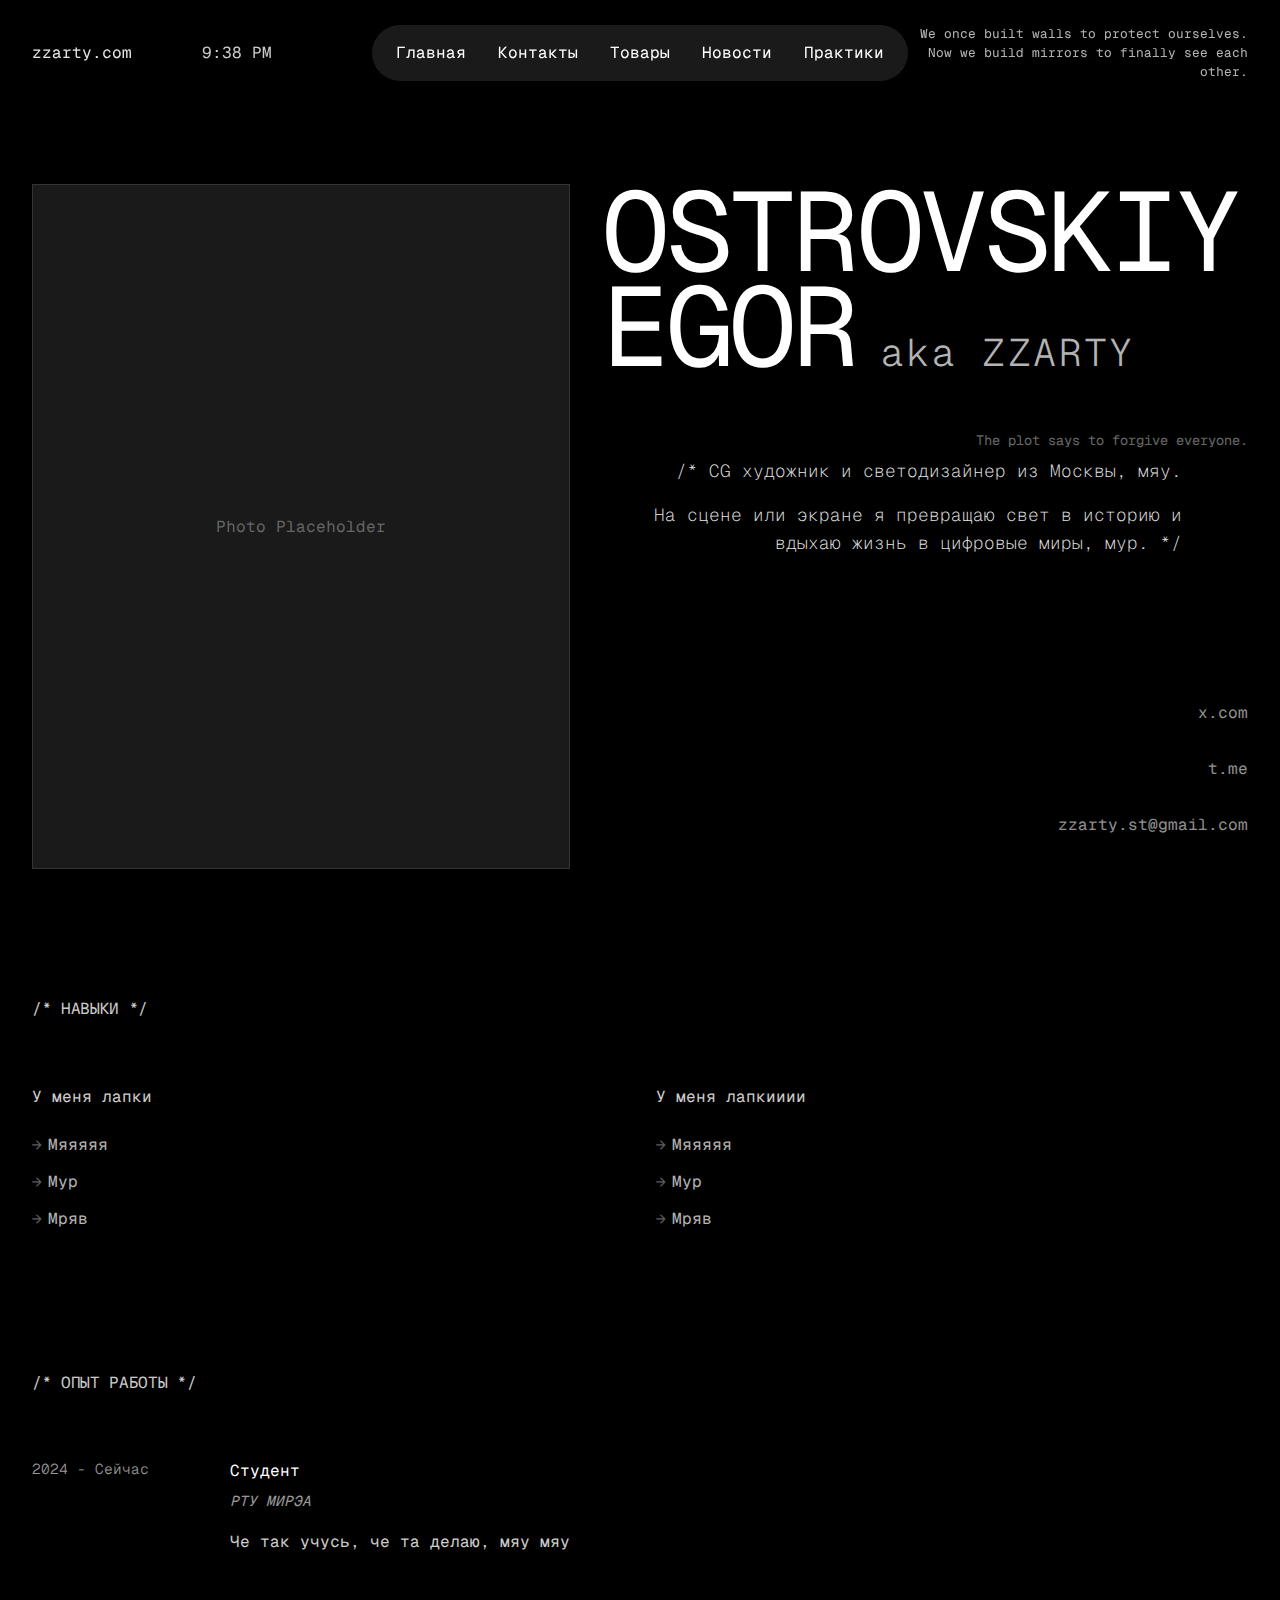
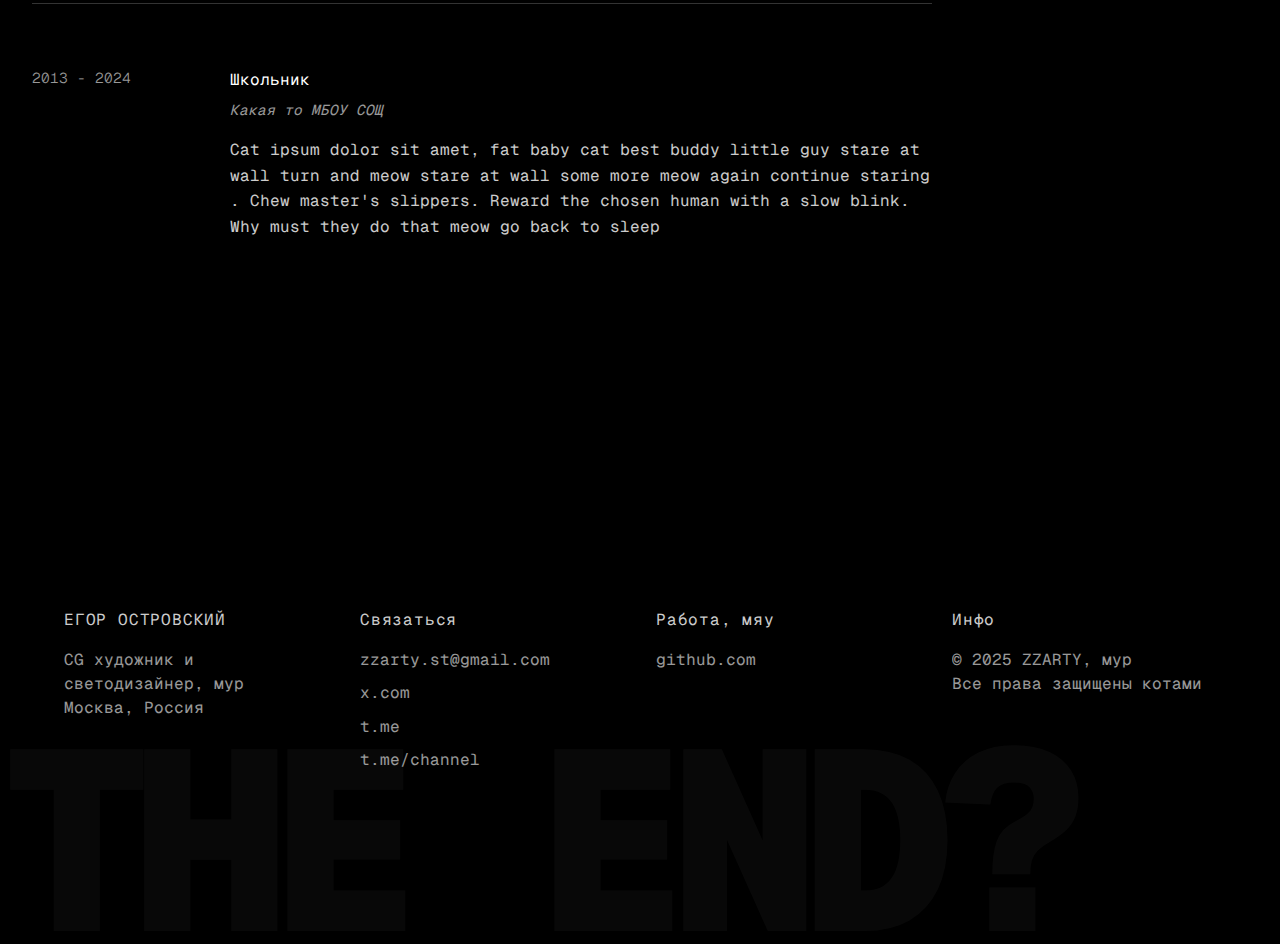
<file: index_v1.html>
<!DOCTYPE html>
<html lang="en">
<head>
    <meta charset="UTF-8">
    <meta name="viewport" content="width=device-width, initial-scale=1.0">
    <title>EGOR OSTROVSKIY - CG Artist & Lighting Designer</title>
    <link rel="preconnect" href="https://fonts.googleapis.com">
    <link rel="preconnect" href="https://fonts.gstatic.com" crossorigin>
    <link href="https://fonts.googleapis.com/css2?family=Geist+Mono:wght@100..900&display=swap" rel="stylesheet">
    <link rel="stylesheet" href="assets/styles/styles.css">
</head>
<body>
    <main class="main-content">
        <div class="hero">
            <div class="hero__image">
                <div class="hero__placeholder">
                    <span>Photo Placeholder</span>
                </div>
            </div>
            <div class="hero__content">
                <h1 class="hero__title">OSTROVSKIY EGOR<span class="hero__subtitle">aka ZZARTY</span></h1>
                <div class="hero__quote">
                        <p>The plot says to forgive everyone.</p>
                    </div>
                <div class="hero__description">
                    <p>/*  CG художник и светодизайнер из Москвы, мяу.</p>
                    <p>На сцене или экране я превращаю свет в историю и вдыхаю жизнь в цифровые миры, мур. */</p>
                </div>
                <div class="hero__bottom">
                    <div class="hero__contact">
                        <a href="https://x.com/zzartyst">x.com</a>
                        <a href="https://t.me/zzarty">t.me</a>
                        <a href="mailto:zzarty.st@gmail.com">zzarty.st@gmail.com</a>
                    </div>
                </div>
            </div>
        </div>

        <section class="skills">
            <div class="section-container">
                <h2>/* НАВЫКИ */</h2>
                <div class="skills__grid">
                    <div class="skills__category">
                        <h3>У меня лапки</h3>
                        <ul class="skills__list">
                            <li class="skills__item">Мяяяяя</li>
                            <li class="skills__item">Мур</li>
                            <li class="skills__item">Мряв</li>
                        </ul>
                    </div>
                    <div class="skills__category">
                        <h3>У меня лапкииии</h3>
                        <ul class="skills__list">
                            <li class="skills__item">Мяяяяя</li>
                            <li class="skills__item">Мур</li>
                            <li class="skills__item">Мряв</li>
                        </ul>
                    </div>
                </div>
            </div>
        </section>

        <section class="experience">
            <div class="section-container">
                <h2>/* ОПЫТ РАБОТЫ */</h2>
                <div class="experience__timeline">
                    <div class="experience__item">
                        <div class="experience__year">2024 - Сейчас</div>
                        <div class="experience__content">
                            <h3>Студент</h3>
                            <p class="experience__company">РТУ МИРЭА</p>
                            <p>Че так учусь, че та делаю, мяу мяу</p>
                        </div>
                    </div>
                    <div class="experience__item">
                        <div class="experience__year">2013 - 2024</div>
                        <div class="experience__content">
                            <h3>Школьник</h3>
                            <p class="experience__company">Какая то МБОУ СОЩ</p>
                            <p>Cat ipsum dolor sit amet, fat baby cat best buddy little guy stare at wall turn and meow stare at wall some more meow again continue staring . Chew master's slippers. Reward the chosen human with a slow blink. Why must they do that meow go back to sleep</p>
                        </div>
                    </div>
                </div>
            </div>
        </section>
    </main>

    <script src="scripts/cursor.js"></script>
    <script src="scripts/components.js"></script>
    <script src="scripts/script.js"></script>
</body>
</html>
</file>
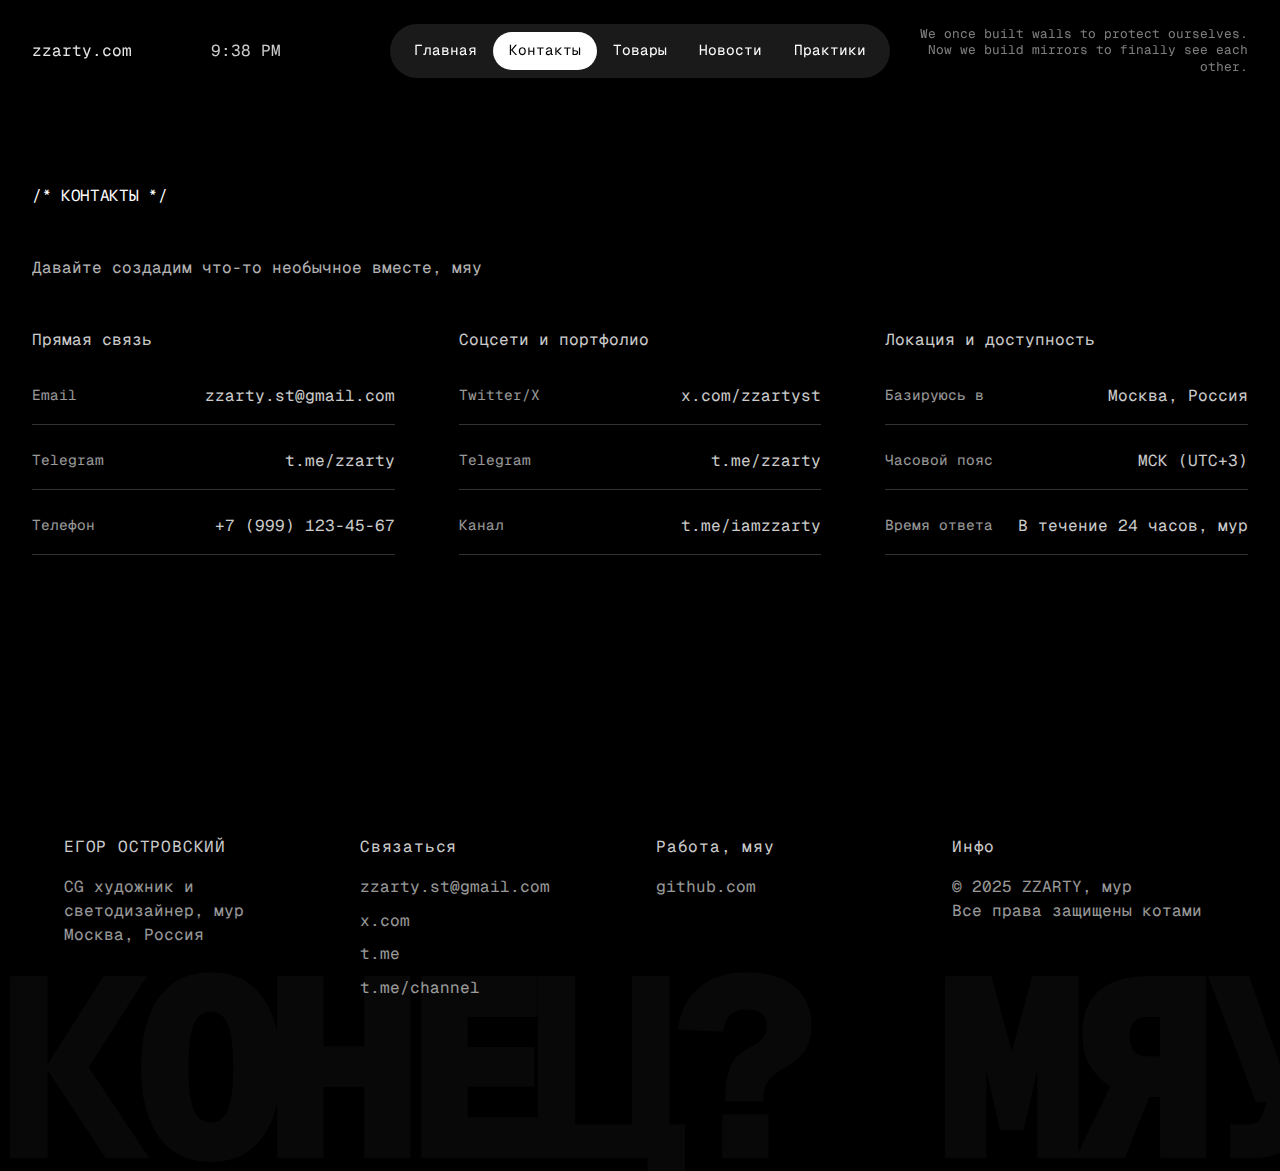
<file: pages/contacts.html>
<!DOCTYPE html>
<html lang="en">
<head>
    <meta charset="UTF-8">
    <meta name="viewport" content="width=device-width, initial-scale=1.0">
    <title>Contacts - EGOR OSTROVSKIY</title>
    <link rel="preconnect" href="https://fonts.googleapis.com">
    <link rel="preconnect" href="https://fonts.gstatic.com" crossorigin>
    <link href="https://fonts.googleapis.com/css2?family=Geist+Mono:wght@100..900&display=swap" rel="stylesheet">
    <link rel="stylesheet" href="../styles.css">
</head>
<body>
    <nav class="navbar">
        <div class="nav-container">
            <div class="nav-logo">
                <a href="../index.html">zzarty.com</a>
            </div>
            <div class="nav-time">
                <span id="current-time">12:48 AM</span>
            </div>
            <div class="nav-menu">
                <div class="nav-pills">
                    <a href="../index.html" class="nav-link">Главная</a>
                    <a href="contacts.html" class="nav-link active">Контакты</a>
                    <a href="goods.html" class="nav-link">Товары</a>
                    <a href="news.html" class="nav-link">Новости</a>
                    <a href="practices.html" class="nav-link">Практики</a>
                    <div class="nav-indicator"></div>
                </div>
            </div>
            <div class="nav-quote">
                <p>We once built walls to protect ourselves.<br>Now we build mirrors to finally see each other.</p>
            </div>
        </div>
    </nav>

    <main class="main-content">
        <div class="contacts-section">
            <h1>/* КОНТАКТЫ */</h1>
            <p>Давайте создадим что-то необычное вместе, мяу</p>
            
            <div class="contacts-grid">
                <div class="contact-section">
                    <h2>Прямая связь</h2>
                    <div class="contact-item">
                        <span class="contact-label">Email</span>
                        <a href="mailto:zzarty.st@gmail.com" class="contact-link">zzarty.st@gmail.com</a>
                    </div>
                    <div class="contact-item">
                        <span class="contact-label">Telegram</span>
                        <a href="https://t.me/zzarty" class="contact-link">t.me/zzarty</a>
                    </div>
                    <div class="contact-item">
                        <span class="contact-label">Телефон</span>
                        <span class="contact-link">+7 (999) 123-45-67</span>
                    </div>
                </div>

                <div class="contact-section">
                    <h2>Соцсети и портфолио</h2>
                    <div class="contact-item">
                        <span class="contact-label">Twitter/X</span>
                        <a href="https://x.com/zzartyst" class="contact-link">x.com/zzartyst</a>
                    </div>
                    <div class="contact-item">
                        <span class="contact-label">Telegram</span>
                        <a href="https://t.me/zzarty" class="contact-link">t.me/zzarty</a>
                    </div>
                    <div class="contact-item">
                        <span class="contact-label">Канал</span>
                        <a href="https://t.me/iamzzarty" class="contact-link">t.me/iamzzarty</a>
                    </div>
                </div>

                <div class="contact-section">
                    <h2>Локация и доступность</h2>
                    <div class="contact-item">
                        <span class="contact-label">Базируюсь в</span>
                        <span class="contact-link">Москва, Россия</span>
                    </div>
                    <div class="contact-item">
                        <span class="contact-label">Часовой пояс</span>
                        <span class="contact-link">МСК (UTC+3)</span>
                    </div>
                    <div class="contact-item">
                        <span class="contact-label">Время ответа</span>
                        <span class="contact-link">В течение 24 часов, мур</span>
                    </div>
                </div>
            </div>


        </div>
    </main>

    <footer class="site-footer">
        <div class="footer-background">
            <span class="footer-big-text">КОНЕЦ? МЯУ</span>
        </div>
        <div class="footer-content">
            <div class="footer-grid">
                <div class="footer-section">
                    <h3>ЕГОР ОСТРОВСКИЙ</h3>
                    <p>CG художник и светодизайнер, мур<br>Москва, Россия</p>
                </div>
                <div class="footer-section">
                    <h3>Связаться</h3>
                    <a href="mailto:zzarty.st@gmail.com">zzarty.st@gmail.com</a>
                    <a href="https://x.com/zzartyst">x.com</a>
                    <a href="https://t.me/zzarty">t.me</a>
                    <a href="https://t.me/iamzzarty">t.me/channel</a>
                </div>
                <div class="footer-section">
                    <h3>Работа, мяу</h3>
                    <a href="https://github.com/zzarty">github.com</a>
                </div>
                <div class="footer-section">
                    <h3>Инфо</h3>
                    <p>© 2025 ZZARTY, мур<br>Все права защищены котами</p>
                </div>
            </div>
        </div>
    </footer>

    <!-- Bottom navigation for narrow screens -->
    <nav class="nav-bottom">
        <div class="nav-pills">
            <a href="../index.html" class="nav-link">Home</a>
            <a href="contacts.html" class="nav-link active">Contacts</a>
            <a href="goods.html" class="nav-link">Goods</a>
            <a href="news.html" class="nav-link">News</a>
            <a href="practices.html" class="nav-link">Practices</a>
            <div class="nav-indicator"></div>
        </div>
    </nav>

    <script>
        function updateTime() {
            const now = new Date();
            const timeString = now.toLocaleTimeString('en-US', {
                hour: 'numeric',
                minute: '2-digit',
                hour12: true
            });
            const timeElement = document.getElementById('current-time');
            if (timeElement) {
                timeElement.textContent = timeString;
            }
        }

        
        // Initialize
        document.addEventListener('DOMContentLoaded', function() {
            updateTime();
            setInterval(updateTime, 1000);
        });
    </script>
</body>
</html>
</file>
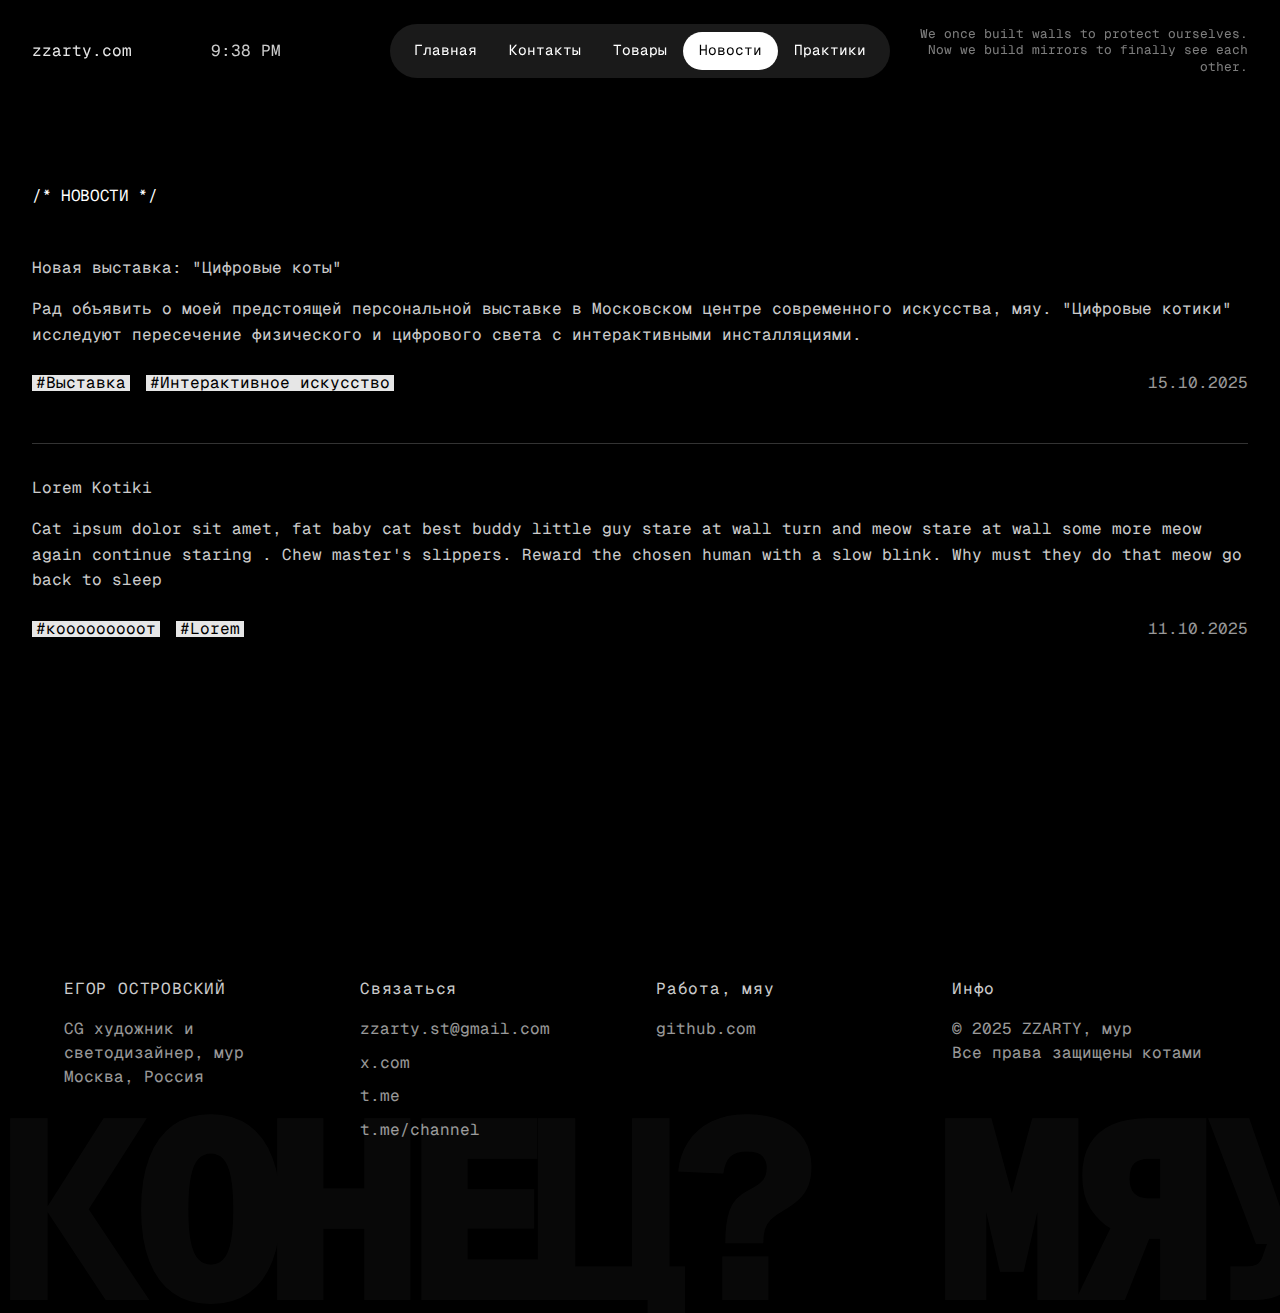
<file: pages/news.html>
<!DOCTYPE html>
<html lang="en">
<head>
    <meta charset="UTF-8">
    <meta name="viewport" content="width=device-width, initial-scale=1.0">
    <title>News - EGOR OSTROVSKIY</title>
    <link rel="preconnect" href="https://fonts.googleapis.com">
    <link rel="preconnect" href="https://fonts.gstatic.com" crossorigin>
    <link href="https://fonts.googleapis.com/css2?family=Geist+Mono:wght@100..900&display=swap" rel="stylesheet">
    <link rel="stylesheet" href="../styles.css">
</head>
<body>
    <nav class="navbar">
        <div class="nav-container">
            <div class="nav-logo">
                <a href="../index.html">zzarty.com</a>
            </div>
            <div class="nav-time">
                <span id="current-time">12:48 AM</span>
            </div>
            <div class="nav-menu">
                <div class="nav-pills">
                    <a href="../index.html" class="nav-link">Главная</a>
                    <a href="contacts.html" class="nav-link">Контакты</a>
                    <a href="goods.html" class="nav-link">Товары</a>
                    <a href="news.html" class="nav-link active">Новости</a>
                    <a href="practices.html" class="nav-link">Практики</a>
                    <div class="nav-indicator"></div>
                </div>
            </div>
            <div class="nav-quote">
                <p>We once built walls to protect ourselves.<br>Now we build mirrors to finally see each other.</p>
            </div>
        </div>
    </nav>

    <main class="main-content">
        <div class="news-section">
            <h1>/* НОВОСТИ */</h1>
            
            <article class="news-item">
                <h2>Новая выставка: "Цифровые коты"</h2>
                <p>Рад объявить о моей предстоящей персональной выставке в Московском центре современного искусства, мяу. "Цифровые котики" исследуют пересечение физического и цифрового света с интерактивными инсталляциями.</p>
                <div class="news-meta">
                    <div class="news-tags">
                        <span class="tag">Выставка</span>
                        <span class="tag">Интерактивное искусство</span>
                    </div>
                    <div class="news-date">15.10.2025</div>
                </div>
            </article>

            <article class="news-item">
                <h2>Lorem Kotiki</h2>
                <p>Cat ipsum dolor sit amet, fat baby cat best buddy little guy stare at wall turn and meow stare at wall some more meow again continue staring . Chew master's slippers. Reward the chosen human with a slow blink. Why must they do that meow go back to sleep</p>
                <div class="news-meta">
                    <div class="news-tags">
                        <span class="tag">кооооооооот</span>
                        <span class="tag">Lorem</span>
                    </div>
                    <div class="news-date">11.10.2025</div>
                </div>
            </article>
        </div>
    </main>

    <footer class="site-footer">
        <div class="footer-background">
            <span class="footer-big-text">КОНЕЦ? МЯУ</span>
        </div>
        <div class="footer-content">
            <div class="footer-grid">
                <div class="footer-section">
                    <h3>ЕГОР ОСТРОВСКИЙ</h3>
                    <p>CG художник и светодизайнер, мур<br>Москва, Россия</p>
                </div>
                <div class="footer-section">
                    <h3>Связаться</h3>
                    <a href="mailto:zzarty.st@gmail.com">zzarty.st@gmail.com</a>
                    <a href="https://x.com/zzartyst">x.com</a>
                    <a href="https://t.me/zzarty">t.me</a>
                    <a href="https://t.me/iamzzarty">t.me/channel</a>
                </div>
                <div class="footer-section">
                    <h3>Работа, мяу</h3>
                    <a href="https://github.com/zzarty">github.com</a>
                </div>
                <div class="footer-section">
                    <h3>Инфо</h3>
                    <p>© 2025 ZZARTY, мур<br>Все права защищены котами</p>
                </div>
            </div>
        </div>
    </footer>

    <!-- Bottom navigation for narrow screens -->
    <nav class="nav-bottom">
        <div class="nav-pills">
            <a href="../index.html" class="nav-link">Главная</a>
            <a href="contacts.html" class="nav-link">Контакты</a>
            <a href="goods.html" class="nav-link">Товары</a>
            <a href="news.html" class="nav-link active">Новости</a>
            <a href="practices.html" class="nav-link">Практики</a>
            <div class="nav-indicator"></div>
        </div>
    </nav>

    <script>
        function updateTime() {
            const now = new Date();
            const timeString = now.toLocaleTimeString('en-US', {
                hour: 'numeric',
                minute: '2-digit',
                hour12: true
            });
            const timeElement = document.getElementById('current-time');
            if (timeElement) {
                timeElement.textContent = timeString;
            }
        }
        
        // Initialize
        document.addEventListener('DOMContentLoaded', function() {
            updateTime();
            setInterval(updateTime, 1000);
        });
    </script>
</body>
</html>
</file>
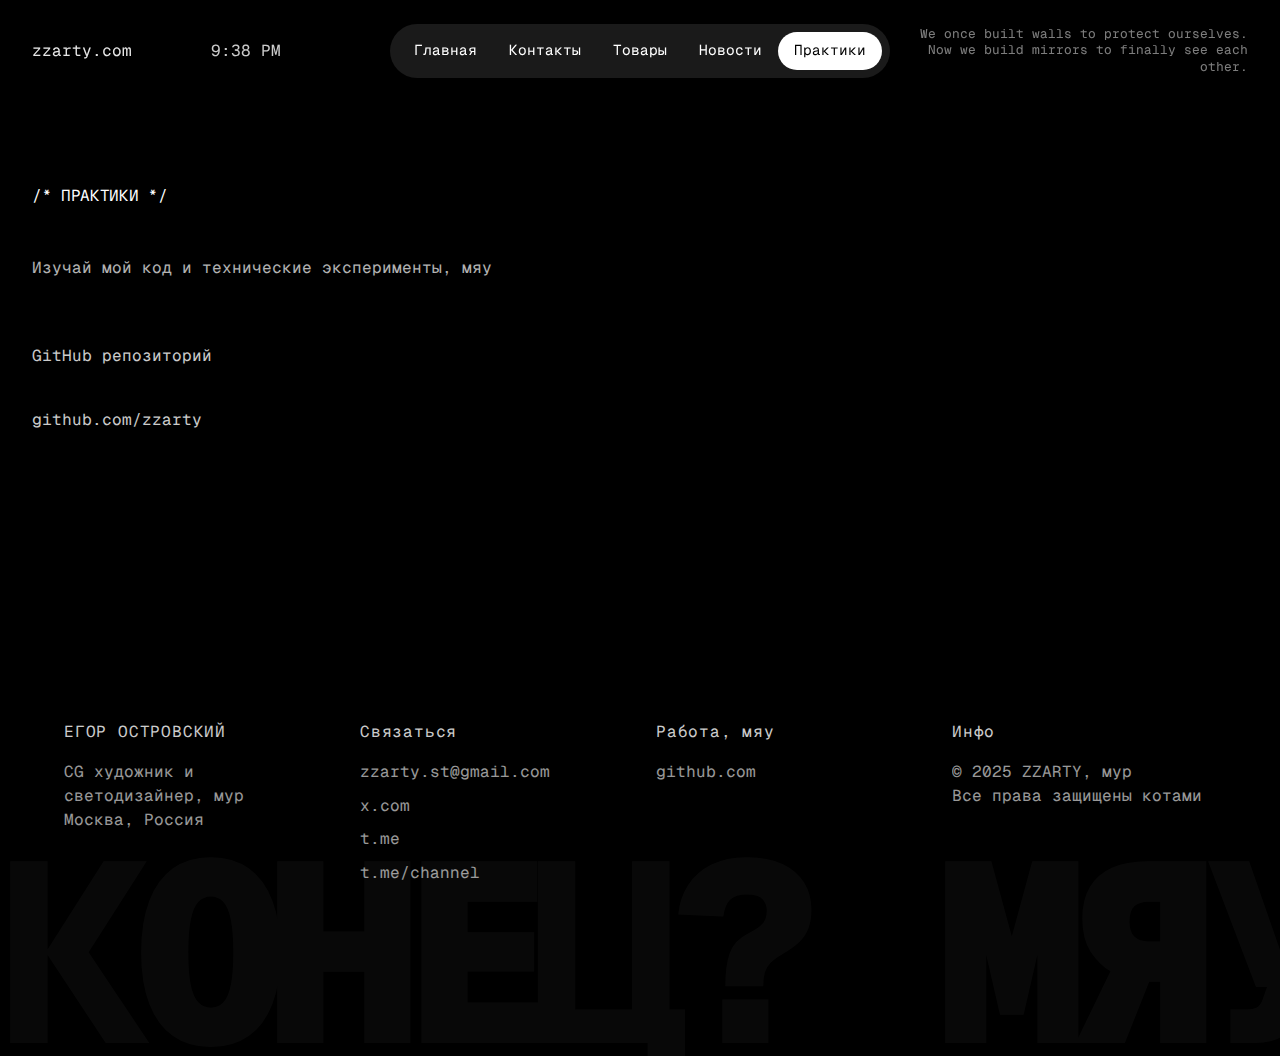
<file: pages/practices.html>
<!DOCTYPE html>
<html lang="en">
<head>
    <meta charset="UTF-8">
    <meta name="viewport" content="width=device-width, initial-scale=1.0">
    <title>Practices - EGOR OSTROVSKIY</title>
    <link rel="preconnect" href="https://fonts.googleapis.com">
    <link rel="preconnect" href="https://fonts.gstatic.com" crossorigin>
    <link href="https://fonts.googleapis.com/css2?family=Geist+Mono:wght@100..900&display=swap" rel="stylesheet">
    <link rel="stylesheet" href="../styles.css">
</head>
<body>
    <nav class="navbar">
        <div class="nav-container">
            <div class="nav-logo">
                <a href="../index.html">zzarty.com</a>
            </div>
            <div class="nav-time">
                <span id="current-time">12:48 AM</span>
            </div>
            <div class="nav-menu">
                <div class="nav-pills">
                    <a href="../index.html" class="nav-link">Главная</a>
                    <a href="contacts.html" class="nav-link">Контакты</a>
                    <a href="goods.html" class="nav-link">Товары</a>
                    <a href="news.html" class="nav-link">Новости</a>
                    <a href="practices.html" class="nav-link active">Практики</a>
                    <div class="nav-indicator"></div>
                </div>
            </div>
            <div class="nav-quote">
                <p>We once built walls to protect ourselves.<br>Now we build mirrors to finally see each other.</p>
            </div>
        </div>
    </nav>

    <main class="main-content">
        <div class="practices-section">
            <h1>/* ПРАКТИКИ */</h1>
            <p>Изучай мой код и технические эксперименты, мяу</p>
            
            <div class="practices-grid">
                <div class="practice-item">
                    <h2>GitHub репозиторий</h2>
                    <a href="https://github.com/zzarty" target="_blank" class="practice-link">
                        <span>github.com/zzarty</span>
                    </a>
                </div>
            </div>
        </div>
    </main>

    <footer class="site-footer">
        <div class="footer-background">
            <span class="footer-big-text">КОНЕЦ? МЯУ</span>
        </div>
        <div class="footer-content">
            <div class="footer-grid">
                <div class="footer-section">
                    <h3>ЕГОР ОСТРОВСКИЙ</h3>
                    <p>CG художник и светодизайнер, мур<br>Москва, Россия</p>
                </div>
                <div class="footer-section">
                    <h3>Связаться</h3>
                    <a href="mailto:zzarty.st@gmail.com">zzarty.st@gmail.com</a>
                    <a href="https://x.com/zzartyst">x.com</a>
                    <a href="https://t.me/zzarty">t.me</a>
                    <a href="https://t.me/iamzzarty">t.me/channel</a>
                </div>
                <div class="footer-section">
                    <h3>Работа, мяу</h3>
                    <a href="https://github.com/zzarty">github.com</a>
                </div>
                <div class="footer-section">
                    <h3>Инфо</h3>
                    <p>© 2025 ZZARTY, мур<br>Все права защищены котами</p>
                </div>
            </div>
        </div>
    </footer>

    <!-- Bottom navigation for narrow screens -->
    <nav class="nav-bottom">
        <div class="nav-pills">
            <a href="../index.html" class="nav-link">Главная</a>
            <a href="contacts.html" class="nav-link">Контакты</a>
            <a href="goods.html" class="nav-link">Товары</a>
            <a href="news.html" class="nav-link">Новости</a>
            <a href="practices.html" class="nav-link active">Практики</a>
            <div class="nav-indicator"></div>
        </div>
    </nav>

    <script>
        function updateTime() {
            const now = new Date();
            const timeString = now.toLocaleTimeString('en-US', {
                hour: 'numeric',
                minute: '2-digit',
                hour12: true
            });
            const timeElement = document.getElementById('current-time');
            if (timeElement) {
                timeElement.textContent = timeString;
            }
        }
        
        // Initialize
        document.addEventListener('DOMContentLoaded', function() {
            updateTime();
            setInterval(updateTime, 1000);
        });
    </script>
</body>
</html>
</file>
<file: assets/styles/styles.css>
* {
    margin: 0;
    padding: 0;
    box-sizing: border-box;
    cursor: none !important;
}

:root {
    --bg-color: #000;
    --text-color: #fff;
    --text-secondary: rgba(255, 255, 255, 0.7);
    --accent-color: #fff;
    --border-color: #333;
    --overlay-light: rgba(255, 255, 255, 0.1);
    --overlay-lighter: rgba(255, 255, 255, 0.05);
    --overlay-lightest: rgba(255, 255, 255, 0.02);
    
    --container-max: 1400px;
    --container-padding: 0 2rem;
    
    --spacing-xs: 0.5rem;
    --spacing-sm: 1rem;
    --spacing-md: 1.5rem;
    --spacing-lg: 2rem;
    --spacing-xl: 3rem;
    --spacing-2xl: 4rem;
    
    --grid-gap: 2rem;
    --section-spacing: 4rem;
    --section-padding: var(--section-spacing) 2rem;
    
    --button-height: 40px;
    --button-padding: 0 4px;
    
    --transition-fast: 0.2s ease;
    --transition-normal: 0.3s ease;
    --transition-smooth: 0.3s cubic-bezier(0.4, 0, 0.2, 1);
}

body {
    font-family: 'Geist Mono', monospace;
    font-size: 16px;
    background-color: var(--bg-color);
    color: var(--text-color);
    line-height: 1.5;
    overflow-y: scroll;
}

::selection {
    background: #ffffff;
    color: #000000;
}

::-moz-selection {
    background: #ffffff;
    color: #000000;
}

h1, h2, h3, h4, h5, h6, p, a, span, div, input, textarea, button, label {
    font-size: 16px;
    font-weight: 400;
    line-height: 1.5;
}

.link__text {
    display: inline;
}

@media (hover: none) and (pointer: coarse) {
    * {
        cursor: auto !important;
    }
    .cursor {
        display: none !important;
    }
}

/* ============================================
   CURSOR SYSTEM
   ============================================ */

.cursor {
    position: fixed;
    width: 20px;
    height: 20px;
    pointer-events: none;
    z-index: 10000;
    mix-blend-mode: difference;
    background-color: white;
    transition: width var(--transition-smooth), 
                height var(--transition-smooth), 
                transform var(--transition-fast), 
                border-radius var(--transition-normal), 
                opacity var(--transition-fast), 
                clip-path var(--transition-smooth);
    clip-path: polygon(0 0, 100% 0, 100% 100%, 0 100%);
}

.cursor--click {
    transform: scale(0.85);
}

.cursor--link {
    clip-path: polygon(0 0, 100% 0, 100% 100%, 0 100%);
    border-radius: 0;
}

.cursor--arrow {
    background-color: white;
    border-radius: 0;
    clip-path: polygon(0 0, 100% 0, 100% 0%, 0 100%);
}

.cursor--arrow.cursor--click {
    transform: scale(0.85);
}

.cursor--text {
    width: 2px;
    height: 24px;
    background-color: white;
    clip-path: polygon(0 0, 100% 0, 100% 100%, 0 100%);
}

/* ============================================
   LAYOUT UTILITIES
   ============================================ */

.container {
    max-width: var(--container-max);
    margin: 0 auto;
    padding: var(--container-padding);
}

.grid {
    display: grid;
    gap: var(--grid-gap);
}

.grid-cols-1 { grid-template-columns: 1fr; }
.grid-cols-2 { grid-template-columns: repeat(2, 1fr); }
.grid-cols-3 { grid-template-columns: repeat(3, 1fr); }
.grid-cols-4 { grid-template-columns: repeat(4, 1fr); }

.section-padding {
    padding: var(--section-padding);
}

.opacity-full { opacity: 1; }
.opacity-high { opacity: 0.9; }
.opacity-medium { opacity: 0.7; }
.opacity-low { opacity: 0.5; }
.opacity-subtle { opacity: 0.3; }

/* ============================================
   BUTTONS
   ============================================ */

.button,
.button--primary,
.button--submit,
.button--buy {
    background: var(--accent-color);
    color: var(--bg-color);
    border: none;
    height: var(--button-height);
    padding: var(--button-padding);
    font-family: 'Geist Mono', monospace;
    font-size: 16px;
    font-weight: 400;
    cursor: pointer;
    transition: opacity var(--transition-normal);
    opacity: 1;
    display: inline-flex;
    align-items: center;
    justify-content: center;
}

.button:hover,
.button--primary:hover,
.button--submit:hover,
.button--buy:hover {
    opacity: 0.7;
}

.button--secondary,
.button--interest {
    background: var(--overlay-light);
    color: var(--text-color);
    border: none;
    height: var(--button-height);
    padding: var(--button-padding);
    font-family: 'Geist Mono', monospace;
    font-size: 16px;
    font-weight: 400;
    cursor: pointer;
    transition: opacity var(--transition-normal);
    opacity: 0.6;
    display: inline-flex;
    align-items: center;
    justify-content: center;
}

.button--secondary:hover,
.button--interest:hover {
    opacity: 1;
}

.button--interest.active {
    background: var(--accent-color);
    color: var(--bg-color);
    opacity: 1;
}

/* ============================================
   FORMS
   ============================================ */

.form__row {
    display: grid;
    grid-template-columns: 1fr 1fr;
    gap: var(--grid-gap);
    margin-bottom: var(--spacing-md);
}

.form__group {
    margin-bottom: var(--spacing-md);
}

.form__label {
    display: block;
    color: var(--text-color);
    font-size: 0.9rem;
    margin-bottom: var(--spacing-xs);
    font-weight: 500;
}

.form__input,
.form__textarea {
    width: 100%;
    padding: 0.75rem 0;
    background: transparent;
    border: none;
    border-bottom: 1px solid rgba(255, 255, 255, 0.2);
    color: var(--text-color);
    font-family: 'Geist Mono', monospace;
    font-size: 0.9rem;
    transition: border-color var(--transition-normal), opacity var(--transition-normal);
}

.form__input:focus,
.form__textarea:focus {
    outline: none;
    border-bottom-color: var(--accent-color);
    opacity: 1;
}

.form__input::placeholder,
.form__textarea::placeholder {
    color: rgba(255, 255, 255, 0.4);
}

.form__input--error,
.form__textarea--error {
    border-bottom-color: #ff4444;
}

.form__error {
    color: #ff4444;
    font-size: 0.8rem;
    margin-top: 0.25rem;
    display: none;
}

.form__status {
    padding: 0.75rem 0.25rem;
    font-size: 0.9rem;
    display: none;
}

.form__status--success {
    background: rgba(76, 175, 80, 0.1);
    color: #4CAF50;
    border: 1px solid rgba(76, 175, 80, 0.3);
}

.form__status--error {
    background: rgba(244, 67, 54, 0.1);
    color: #ff4444;
    border: 1px solid rgba(244, 67, 54, 0.3);
}

.interest-buttons {
    display: flex;
    flex-wrap: wrap;
    gap: var(--spacing-xs);
    margin-bottom: var(--spacing-sm);
}

.checkbox-container {
    display: flex;
    align-items: center;
    cursor: pointer;
    user-select: none;
}

.checkbox-container input {
    width: auto !important;
    margin-right: var(--spacing-xs);
}

.estimated-price {
    color: var(--text-secondary);
    font-size: 0.9rem;
    text-align: right;
    margin: 0;
    padding-top: 0.75rem;
}

.form-group {
    display: flex;
    flex-direction: column;
    gap: var(--spacing-xs);
}

.form-group label {
    font-size: 14px;
    opacity: 0.7;
}

.form-group input,
.form-group textarea {
    background: var(--overlay-lighter);
    border: 1px solid var(--border-color);
    color: var(--text-color);
    font-family: 'Geist Mono', monospace;
    font-size: 16px;
    padding: 12px;
    transition: all var(--transition-normal);
}

.form-group input:focus,
.form-group textarea:focus {
    outline: none;
    border-color: rgba(255, 255, 255, 0.4);
    background: rgba(255, 255, 255, 0.08);
}

.form-group input.error,
.form-group textarea.error {
    border-color: #ff4444;
}

.form-group textarea {
    resize: vertical;
    min-height: 200px;
    flex: 1;
}

.contacts__form-actions {
    display: flex;
    align-items: center;
    gap: var(--spacing-sm);
    margin-top: var(--spacing-xs);
}

.error-message {
    display: none;
    color: #ff4444;
    font-size: 14px;
    opacity: 0.9;
}

.form-status {
    display: none;
    font-size: 14px;
    opacity: 0.8;
}

.form-status.success {
    color: #44ff44;
}

.form-status.error {
    color: #ff4444;
}

/* ============================================
   NAVIGATION
   ============================================ */

.nav {
    position: fixed;
    top: 0;
    left: 0;
    right: 0;
    background-color: transparent;
    backdrop-filter: blur(10px);
    -webkit-backdrop-filter: blur(10px);
    z-index: 1000;
    padding: 1.5rem 0;
}

.nav__container {
    max-width: 1400px;
    margin: 0 auto;
    display: grid;
    grid-template-columns: 1fr 1fr 2fr 2fr;
    align-items: center;
    padding: 0 2rem;
}

.nav__logo-link {
    color: var(--text-color);
    text-decoration: none;
    font-weight: 400;
    opacity: 0.9;
    justify-self: start;
}

.nav__time {
    color: var(--text-color);
    opacity: 0.8;
    font-weight: 300;
    justify-self: start;
}

.nav__menu {
    justify-self: center;
}

.nav__pills {
    display: flex;
    background-color: var(--overlay-light);
    border-radius: 50px;
    padding: 8px;
    position: relative;
    backdrop-filter: blur(10px);
    -webkit-backdrop-filter: blur(10px);
}

.nav__link {
    color: var(--text-color);
    text-decoration: none;
    padding: 8px 16px;
    border-radius: 50px;
    transition: color var(--transition-fast);
    position: relative;
    z-index: 2;
    font-size: 0.9rem;
    font-weight: 400;
    flex-shrink: 0;
    min-width: 70px;
    text-align: center;
}

.nav__link:hover:not(.nav__link--active) {
    color: #666;
}

.nav__link--active {
    color: var(--bg-color);
    background-color: var(--text-color);
}

.nav__quote {
    font-size: 0.8rem !important;
    text-align: right;
    max-width: 370px;
    line-height: 1.3;
    opacity: 0.7;
    font-weight: 300;
    justify-self: end;
}

.nav__quote p {
    font-size: 0.8rem !important;
}

.nav-bottom {
    display: none;
}

/* ============================================
   MAIN CONTENT
   ============================================ */

.main-content {
    margin-top: 120px;
}

.page-content {
    max-width: var(--container-max);
    margin: 0 auto;
    padding: var(--container-padding);
    padding-top: var(--section-spacing);
    padding-bottom: var(--section-spacing);
}

.news h1,
.practices h1,
.contacts h1,
.goods h1,
.page-content h1 {
    opacity: 1;
    margin-bottom: var(--spacing-xl);
    letter-spacing: -0.02em;
}

.news p,
.practices p,
.contacts p,
.goods p,
.page-content p {
    opacity: 0.7;
    margin-bottom: var(--spacing-md);
}

/* ============================================
   HERO SECTION
   ============================================ */

.hero {
    max-width: var(--container-max);
    margin: 0 auto;
    padding: var(--container-padding);
    padding-top: var(--section-spacing);
    padding-bottom: var(--section-spacing);
    display: grid;
    grid-template-columns: 5fr 6fr;
    gap: var(--grid-gap);
    min-height: calc(100vh - 120px);
    align-items: start;
}

.hero__image {
    width: 100%;
    height: 100%;
}

.hero__placeholder {
    width: 100%;
    height: 100%;
    background-color: #1a1a1a;
    border: 1px solid var(--border-color);
    display: flex;
    align-items: center;
    justify-content: center;
    color: #666;
    font-size: 0.9rem;
}

.hero__content {
    display: flex;
    flex-direction: column;
    justify-content: space-between;
    min-height: calc(100vh - 250px);
}

.hero__title {
    font-size: 7rem;
    font-weight: 400;
    line-height: 0.85;
    margin-bottom: var(--spacing-xl);
    letter-spacing: -0.03em;
}

.hero__subtitle {
    font-size: 2.4rem;
    font-weight: 300;
    letter-spacing: 0.15rem;
    opacity: 0.7;
    white-space: nowrap;
    padding-left: 1.5rem;
}

.hero__description {
    max-width: 580px;
}

.hero__description p {
    font-weight: 200;
    text-align: right;
    font-size: 1.1rem;
    line-height: 1.6;
    opacity: 0.9;
    margin-bottom: var(--spacing-sm);
}

.hero__bottom {
    padding-top: 8rem;
}

.hero__quote {
    padding-bottom: 0.4rem;
    margin-left: auto;
    margin-top: auto;
}

.hero__quote p {
    font-size: 0.85rem;
    opacity: 0.4;
}

.hero__contact {
    opacity: 0.7;
}

.hero__contact p {
    text-align: right;
    font-size: 0.9rem;
    margin-bottom: var(--spacing-lg);
}

.hero__contact a {
    display: block;
    text-align: right;
    margin-bottom: var(--spacing-lg);
    color: var(--text-color);
    text-decoration: none;
    opacity: 0.8;
    transition: opacity var(--transition-fast);
}

.hero__contact a:hover {
    opacity: 1;
}

/* ============================================
   SKILLS & EXPERIENCE
   ============================================ */

.skills,
.experience {
    max-width: var(--container-max);
    margin: 0 auto;
    padding: var(--container-padding);
    padding-top: var(--section-spacing);
    padding-bottom: var(--section-spacing);
}

.section-container h2 {
    margin-bottom: var(--spacing-2xl);
    opacity: 0.8;
    letter-spacing: -0.02em;
}

.skills__grid {
    display: grid;
    grid-template-columns: repeat(2, 1fr);
    gap: var(--grid-gap);
}

.skills__category h3 {
    margin-bottom: var(--spacing-md);
    opacity: 0.8;
}

.skills__list {
    list-style: none;
}

.skills__item {
    font-size: 1rem;
    opacity: 0.7;
    margin-bottom: 0.8rem;
    padding-left: var(--spacing-sm);
    position: relative;
}

.skills__item::before {
    content: "→";
    position: absolute;
    left: 0;
    opacity: 0.5;
}

.experience__timeline {
    max-width: 900px;
}

.experience__item {
    display: grid;
    grid-template-columns: 150px 1fr;
    gap: var(--spacing-xl);
    margin-bottom: var(--spacing-2xl);
    padding-bottom: var(--spacing-xl);
    border-bottom: 1px solid var(--border-color);
}

.experience__item:last-child {
    border-bottom: none;
}

.experience__year {
    font-size: 0.9rem;
    opacity: 0.6;
    font-weight: 300;
}

.experience__content h3 {
    margin-bottom: var(--spacing-xs);
    opacity: 1;
}

.experience__company {
    font-size: 0.9rem;
    opacity: 0.6;
    margin-bottom: var(--spacing-sm);
    font-style: italic;
}

.experience__content p:not(.experience__company) {
    font-size: 1rem;
    opacity: 0.8;
    line-height: 1.6;
}

/* ============================================
   NEWS PAGE
   ============================================ */

.news {
    max-width: var(--container-max);
    margin: 0 auto;
    padding: var(--container-padding);
    padding-top: var(--section-spacing);
    padding-bottom: var(--section-spacing);
}

.news__item {
    margin-bottom: var(--grid-gap);
    padding-bottom: var(--grid-gap);
    border-bottom: 1px solid var(--border-color);
}

.news__item:last-child {
    border-bottom: none;
}

.news__meta {
    display: flex;
    justify-content: space-between;
    align-items: center;
    margin-bottom: var(--spacing-sm);
}

.news__tags {
    display: flex;
    gap: var(--spacing-sm);
}

.news__date {
    font-size: 16px;
    opacity: 0.6;
}

.news__item h2 {
    margin-bottom: var(--spacing-sm);
    opacity: 0.8;
}

.news__item p {
    opacity: 0.8;
    line-height: 1.6;
    margin-bottom: var(--spacing-md);
}

.news__tag {
    font-size: 16px;
    height: 16px;
    padding: 0 4px;
    line-height: 16px;
    background-color: white;
    color: black;
    opacity: 0.9;
    display: inline-flex;
    align-items: center;
}

.news__tag::before {
    content: "#";
}

/* ============================================
   PRACTICES PAGE
   ============================================ */

.practices {
    max-width: var(--container-max);
    margin: 0 auto;
    padding: var(--container-padding);
    padding-top: var(--section-spacing);
    padding-bottom: var(--section-spacing);
}

.practices__grid {
    display: grid;
    grid-template-columns: 1fr;
    gap: var(--grid-gap);
    margin-top: var(--grid-gap);
}

.practices__item {
    padding: var(--spacing-lg) 0;
    border-bottom: 1px solid var(--border-color);
}

.practices__item:last-child {
    border-bottom: none;
}

.practices__item h2 {
    margin-bottom: var(--spacing-sm);
    opacity: 0.8;
}

.practices__link {
    display: inline-flex;
    align-items: center;
    gap: var(--spacing-sm);
    color: var(--text-color);
    text-decoration: none;
    font-size: 1.1rem;
    margin-top: var(--spacing-md);
    opacity: 0.8;
    transition: opacity var(--transition-fast);
}

.practices__link:hover {
    opacity: 1;
}

.practices__arrow {
    font-size: 1.2rem;
}

.practices__steps {
    margin-top: var(--spacing-md);
    display: flex;
    flex-wrap: wrap;
    gap: var(--spacing-sm);
}

.practices__step {
    font-size: 0.9rem;
    padding: var(--spacing-xs) var(--spacing-sm);
    border: 1px solid var(--border-color);
    border-radius: 25px;
    opacity: 0.7;
}

.practices__tools {
    margin-top: var(--spacing-md);
    display: flex;
    flex-wrap: wrap;
    gap: var(--spacing-sm);
}

.practices__tool {
    font-size: 0.9rem;
    padding: 0.4rem var(--spacing-sm);
    background-color: var(--overlay-lighter);
    border-radius: 20px;
    opacity: 0.7;
}

/* ============================================
   GOODS PAGE
   ============================================ */

.goods {
    max-width: var(--container-max);
    margin: 0 auto;
    padding: var(--container-padding);
    padding-top: var(--section-spacing);
    padding-bottom: var(--section-spacing);
}

.goods__grid {
    margin-top: var(--spacing-xl);
}

.goods__category {
    margin-bottom: 5rem;
}

.goods__category h2 {
    margin-bottom: var(--spacing-lg);
    opacity: 0.8;
}

.goods__items {
    display: grid;
    grid-template-columns: repeat(3, 1fr);
    gap: var(--grid-gap);
}

.goods__item {
    padding: var(--spacing-lg) 0;
    border-top: 1px solid var(--border-color);
    border-bottom: 1px solid var(--border-color);
    background-color: var(--overlay-lightest);
}

.goods__image {
    width: 100%;
    height: 200px;
    background: var(--overlay-light);
    border-top: 1px solid rgba(255, 255, 255, 0.2);
    border-bottom: 1px solid rgba(255, 255, 255, 0.2);
    display: flex;
    align-items: center;
    justify-content: center;
    margin-bottom: var(--spacing-sm);
    opacity: 0.6;
    overflow: hidden;
}

.goods__image img {
    width: 100%;
    height: 100%;
    object-fit: cover;
    opacity: 1;
}

.goods__item h3 {
    margin-bottom: var(--spacing-sm);
    opacity: 1;
}

.goods__item p {
    opacity: 0.7;
    line-height: 1.5;
    margin-bottom: var(--spacing-md);
}

.goods__price {
    font-size: 1.1rem;
    font-weight: 500;
    margin-bottom: var(--spacing-md);
    opacity: 0.9;
}

.goods__item--out-of-stock {
    opacity: 0.5;
}

.goods__item--out-of-stock .button--buy {
    opacity: 0.4;
    cursor: not-allowed;
}

.goods__item--out-of-stock .button--buy:hover {
    opacity: 0.4;
}

/* ============================================
   CONTACTS PAGE
   ============================================ */

.contacts {
    max-width: var(--container-max);
    margin: 0 auto;
    padding: var(--container-padding);
    padding-top: var(--section-spacing);
    padding-bottom: var(--section-spacing);
}

.contacts__layout {
    display: flex;
    flex-direction: column;
    flex: 1;
    height: 100%;
}

.contacts__info {
    display: flex;
    flex-direction: row;
    gap: var(--spacing-xl);
    flex: 1;
    align-items: stretch;
}

.contacts__details {
    display: flex;
    flex-direction: column;
    gap: var(--spacing-xl);
    flex: 1;
    height: 100%;
}

.contacts__header {
    margin-bottom: var(--spacing-sm);
}

.contacts__header h1 {
    margin-bottom: var(--spacing-sm);
}

.contacts__header p {
    opacity: 0.7;
}

.contacts__section h2 {
    margin-bottom: var(--spacing-lg);
    opacity: 0.8;
}

.contacts__item {
    display: flex;
    justify-content: space-between;
    align-items: center;
    margin-bottom: var(--spacing-md);
    padding-bottom: var(--spacing-sm);
    border-bottom: 1px solid var(--border-color);
}

.contacts__label {
    font-size: 0.9rem;
    opacity: 0.6;
}

.contacts__link {
    color: var(--text-color);
    text-decoration: none;
    font-size: 1rem;
    opacity: 0.8;
    transition: opacity var(--transition-fast);
}

.contacts__link:hover {
    opacity: 1;
}

.contacts__form-wrapper {
    background: var(--overlay-lightest);
    border: 1px solid var(--border-color);
    display: flex;
    flex-direction: column;
    flex: 1;
    height: 100%;
    padding: var(--spacing-lg) var(--spacing-sm);
}

.contacts__form {
    display: flex;
    flex-direction: column;
    gap: 1.4rem;
    flex: 1;
    height: 100%;
}

/* ============================================
   FOOTER
   ============================================ */

.footer {
    position: relative;
    margin-top: 8rem;
    padding: var(--spacing-2xl) var(--spacing-lg) var(--spacing-lg);
    background-color: var(--bg-color);
    overflow: hidden;
    min-height: 400px;
}

.footer__background {
    position: absolute;
    bottom: 0;
    left: 0;
    pointer-events: none;
    z-index: 1;
    height: 100%;
    display: flex;
    align-items: flex-end;
}

.footer__big-text {
    font-size: clamp(8rem, 20vw, 24rem);
    font-weight: 900;
    color: var(--text-color);
    opacity: 0.03;
    line-height: 0.8;
    letter-spacing: -0.08em;
    user-select: none;
    white-space: nowrap;
}

.footer__content {
    position: relative;
    z-index: 2;
    max-width: var(--container-max);
    margin: 0 auto;
    padding: var(--container-padding);
}

.footer__grid {
    display: grid;
    grid-template-columns: repeat(4, 1fr);
    gap: var(--grid-gap);
}

.footer__section {
    min-width: 200px;
}

.footer__title {
    margin-bottom: var(--spacing-sm);
    opacity: 0.8;
    letter-spacing: 0.05em;
}

.footer__text {
    opacity: 0.6;
    margin-bottom: 0.8rem;
}

.footer__link {
    display: block;
    color: var(--text-color);
    text-decoration: none;
    opacity: 0.6;
    margin-bottom: 0.6rem;
    transition: opacity var(--transition-normal);
}

.footer__link:hover {
    opacity: 1;
}

.footer-quote {
    font-style: italic;
    font-size: 0.8rem !important;
    opacity: 0.3 !important;
    margin-top: var(--spacing-sm);
    line-height: 1.3;
}

/* ============================================
   PIE MENU
   ============================================ */

.pie-menu {
    display: none;
}

/* ============================================
   RESPONSIVE - TABLET
   ============================================ */

@media (max-width: 1200px) {
    .nav__container {
        grid-template-columns: 1fr auto;
    }
    
    .nav__menu,
    .nav__quote {
        display: none;
    }
    
    .nav-bottom {
        display: block;
        position: fixed;
        bottom: var(--spacing-lg);
        left: 50%;
        transform: translateX(-50%);
        z-index: 1000;
    }
    
    .nav-bottom__container {
        display: flex;
        background-color: var(--overlay-light);
        border-radius: 50px;
        padding: 8px;
        position: relative;
        backdrop-filter: blur(10px);
        -webkit-backdrop-filter: blur(10px);
    }
    
    .nav-bottom__link {
        color: var(--text-color);
        text-decoration: none;
        padding: 8px 16px;
        border-radius: 50px;
        transition: color var(--transition-fast);
        position: relative;
        z-index: 2;
        font-size: 0.9rem;
        font-weight: 400;
        flex-shrink: 0;
        min-width: 70px;
        text-align: center;
    }
    
    .nav-bottom__link:hover:not(.nav-bottom__link--active) {
        color: #666;
    }
    
    .nav-bottom__link--active {
        color: var(--bg-color);
        background-color: var(--text-color);
    }
    
    .main-content {
        margin-top: var(--spacing-lg);
        padding-bottom: 6rem;
    }
    
    .footer {
        padding-bottom: 6rem;
    }
}

@media (max-width: 768px) {
    .hero {
        grid-template-columns: 1fr;
        gap: var(--spacing-lg);
        min-height: auto;
        padding-top: var(--spacing-sm);
    }

    .hero__content {
        padding-top: var(--spacing-sm);
        min-height: auto;
    }

    .hero__title {
        font-size: 3.5rem;
        margin-bottom: var(--spacing-lg);
        white-space: normal;
    }

    .hero__subtitle {
        font-size: 1.1rem;
        display: block;
        margin-left: 0;
        margin-top: var(--spacing-xs);
        white-space: normal;
    }

    .hero__description p {
        font-size: 1rem;
    }

    .hero__bottom {
        padding-top: var(--spacing-lg);
    }

    .main-content {
        padding: var(--spacing-lg) var(--spacing-sm) 6rem var(--spacing-sm);
    }
    
    .hero__image {
        display: none;
    }

    .skills__grid {
        grid-template-columns: 1fr;
        gap: var(--spacing-xl);
    }

    .experience__item {
        grid-template-columns: 1fr;
        gap: var(--spacing-sm);
    }

    .contacts {
        padding-top: var(--spacing-lg);
        padding-bottom: var(--spacing-lg);
    }

    .contacts__info {
        flex-direction: column;
        gap: var(--spacing-lg);
    }

    .contacts__form-wrapper {
        padding: var(--spacing-md);
        height: auto;
    }

    .goods__items {
        grid-template-columns: repeat(2, 1fr);
    }
    
    .footer {
        padding: var(--spacing-xl) var(--spacing-sm) 6rem;
        min-height: 300px;
    }
    
    .footer__content {
        padding: 0 var(--spacing-sm);
    }
    
    .footer__grid {
        grid-template-columns: repeat(2, 1fr);
        gap: var(--spacing-lg);
    }
    
    .footer__big-text {
        font-size: clamp(8rem, 20vw, 16rem);
    }
}

/* ============================================
   RESPONSIVE - MOBILE
   ============================================ */

@media (max-width: 480px) {
    :root {
        --container-padding: 0 var(--spacing-sm);
        --section-padding: var(--spacing-md) var(--spacing-sm);
        --grid-gap: var(--spacing-sm);
    }

    .nav-bottom {
        display: none !important;
    }

    .pie-menu {
        display: flex;
        flex-direction: column;
        position: fixed;
        right: var(--spacing-sm);
        bottom: 1.25rem;
        z-index: 1400;
        background: var(--overlay-light);
        backdrop-filter: blur(10px);
        -webkit-backdrop-filter: blur(10px);
        box-shadow: 0 4px 12px rgba(0, 0, 0, 0.3);
        overflow: hidden;
        transition: all 0.35s cubic-bezier(0.4, 0, 0.2, 1);
    }

    .pie-menu:not(.open) {
        width: 56px;
        height: 56px;
        border-radius: 50%;
        padding: 0;
    }

    .pie-menu.open {
        width: 180px;
        height: auto;
        border-radius: 28px;
        padding: 6px;
        transform: scale(1.02);
        transform-origin: bottom right;
    }

    .pie-menu__button {
        position: absolute;
        top: 0;
        left: 0;
        width: 56px;
        height: 56px;
        border-radius: 50%;
        background: transparent;
        border: none;
        color: #fff;
        font-size: 1.2rem;
        cursor: pointer;
        display: flex;
        align-items: center;
        justify-content: center;
        z-index: 10;
        transition: opacity 0.25s ease, transform 0.25s ease;
    }

    .pie-menu.open .pie-menu__button {
        opacity: 0;
        transform: scale(0.8);
        pointer-events: none;
    }

    .pie-menu__item {
        color: var(--text-color);
        text-decoration: none;
        padding: 11px 20px;
        margin-bottom: 3px;
        border-radius: 50px;
        font-size: 0.9rem;
        font-weight: 400;
        text-align: center;
        white-space: nowrap;
        display: block;
        transition: all 0.25s cubic-bezier(0.4, 0, 0.2, 1);
    }

    .pie-menu:not(.open) .pie-menu__item {
        opacity: 0;
        transform: scale(0.5);
        pointer-events: none;
        max-height: 0;
        padding-top: 0;
        padding-bottom: 0;
        margin: 0;
    }

    .pie-menu.open .pie-menu__item {
        opacity: 1;
        transform: scale(1);
        pointer-events: auto;
        max-height: 50px;
    }

    .pie-menu.open .pie-menu__item:last-of-type {
        margin-bottom: 0;
    }

    .pie-menu__item:hover:not(.pie-menu__item--active) {
        background: var(--overlay-lighter);
        color: #ccc;
        transform: scale(1.02);
    }

    .pie-menu__item--active {
        background: var(--text-color);
        color: var(--bg-color);
        font-weight: 500;
    }

    .button,
    .button--primary,
    .button--submit,
    .button--buy {
        width: 100%;
        justify-content: center;
        padding: var(--spacing-xs) 0.75rem;
        height: 48px;
        font-size: 16px;
    }

    .news__meta {
        flex-direction: column;
        align-items: flex-start;
        gap: 0.75rem;
        margin-bottom: 0;
    }

    .news__tags {
        flex-wrap: wrap;
        gap: var(--spacing-xs);
    }

    .skills__grid,
    .contacts__info,
    .goods__items,
    .footer__grid {
        grid-template-columns: 1fr !important;
    }

    .contacts {
        padding: var(--spacing-md);
    }

    .contacts__info {
        flex-direction: column;
        gap: var(--spacing-md);
    }

    .contacts__form-wrapper {
        padding: var(--spacing-sm);
        height: auto;
    }

    .form__row {
        grid-template-columns: 1fr;
        gap: 0.75rem;
    }

    .form-group input,
    .form-group textarea {
        font-size: 16px;
    }

    .experience__item {
        grid-template-columns: 1fr;
        gap: 0.75rem;
        padding-bottom: var(--spacing-sm);
        margin-bottom: 1.25rem;
        border-bottom: 1px solid #222;
    }

    .contacts__item {
        flex-direction: column;
        align-items: flex-start;
        gap: 0.25rem;
    }
    
    .footer {
        padding: var(--spacing-lg) var(--spacing-sm) 6rem;
        min-height: 250px;
    }
    
    .footer__content {
        padding: 0 var(--spacing-xs);
    }
    
    .footer__grid {
        gap: var(--spacing-md);
    }
    
    .footer__section {
        min-width: auto;
    }
    
    .footer__big-text {
        font-size: clamp(4rem, 12vw, 8rem);
    }
}
</file>
<file: styles.css>
* {
    margin: 0;
    padding: 0;
    box-sizing: border-box;
}

:root {
    --bg-color: #000000;
    --text-color: #ffffff;
    --text-secondary: rgba(255, 255, 255, 0.7);
    --accent-color: #ffffff;
    --container-max: 1400px;
    --container-padding: 0 2rem;
    --grid-gap: 2rem;
    --section-spacing: 4rem;
    --section-padding: var(--section-spacing) 2rem;
    --button-height: 40px;
    --button-padding: 0 4px;
}

body {
    font-family: 'Geist Mono', monospace;
    background-color: var(--bg-color);
    color: var(--text-color);
    line-height: 1.5;
    overflow-y: scroll;
}

/* Grid System */
.container {
    max-width: var(--container-max);
    margin: 0 auto;
    padding: var(--container-padding);
}

.grid {
    display: grid;
    gap: var(--grid-gap);
}

.grid-cols-1 { grid-template-columns: 1fr; }
.grid-cols-2 { grid-template-columns: repeat(2, 1fr); }
.grid-cols-3 { grid-template-columns: repeat(3, 1fr); }
.grid-cols-4 { grid-template-columns: repeat(4, 1fr); }

.section-padding {
    padding: var(--section-padding);
}

/* Console Design System */
/* Text System - 16px base */
body {
    font-size: 16px;
}

h1, h2, h3, h4, h5, h6, p, a, span, div, input, textarea, button, label {
    font-size: 16px;
    font-weight: 400;
    line-height: 1.5;
}

/* Text Opacity Hierarchy */
.opacity-full { opacity: 1; }
.opacity-high { opacity: 0.9; }
.opacity-medium { opacity: 0.7; }
.opacity-low { opacity: 0.5; }
.opacity-subtle { opacity: 0.3; }

/* Button Styles */
.btn-primary, .submit-btn, .buy-btn {
    background: var(--accent-color);
    color: var(--bg-color);
    border: none;
    height: var(--button-height);
    padding: var(--button-padding);
    font-family: 'Geist Mono', monospace;
    font-size: 16px;
    font-weight: 400;
    cursor: pointer;
    transition: opacity 0.3s ease;
    opacity: 1;
    display: inline-flex;
    align-items: center;
    justify-content: center;
}

.btn-primary:hover, .submit-btn:hover, .buy-btn:hover {
    opacity: 0.7;
}

.btn-secondary, .interest-btn {
    background: rgba(255, 255, 255, 0.1);
    color: var(--text-color);
    border: none;
    height: var(--button-height);
    padding: var(--button-padding);
    font-family: 'Geist Mono', monospace;
    font-size: 16px;
    font-weight: 400;
    cursor: pointer;
    transition: opacity 0.3s ease;
    opacity: 0.6;
    display: inline-flex;
    align-items: center;
    justify-content: center;
}

.btn-secondary:hover, .interest-btn:hover {
    opacity: 1;
}

.interest-btn.active {
    background: var(--accent-color);
    color: var(--bg-color);
    opacity: 1;
}

.hero-contact {
    opacity: 0.8;
}

.hero-contact a {
    display: block;
    text-align: right;
    margin-bottom: 2rem;
    color: #ffffff;
    text-decoration: none;
    opacity: 0.8;
    transition: opacity 0.2s ease;
}

.hero-contact a:hover {
    opacity: 1;
}

/* Contact page styles */
.contact-hero {
    text-align: left;
    margin: 3rem 0;
    padding: 2rem 0;
}

.contact-hero h2 {
    opacity: 1;
    margin-bottom: 1rem;
}

.contact-hero p {
    opacity: 0.7;
    margin-bottom: 0;
}

.contact-form {
    width: 100%;
    margin: 3rem 0 0;
    padding: 0;
}

.form-row {
    display: grid;
    grid-template-columns: 1fr 1fr;
    gap: var(--grid-gap);
    margin-bottom: 1.5rem;
}

.form-group {
    margin-bottom: 1.5rem;
}

.form-group label {
    display: block;
    color: var(--text-color);
    font-size: 0.9rem;
    margin-bottom: 0.5rem;
    font-weight: 500;
}

.form-group input,
.form-group textarea {
    width: 100%;
    padding: 0.75rem 0;
    background: transparent;
    border: none;
    border-bottom: 1px solid rgba(255, 255, 255, 0.2);
    color: var(--text-color);
    font-family: 'Geist Mono', monospace;
    font-size: 0.9rem;
    transition: border-color 0.3s ease, opacity 0.3s ease;
}

.form-group input:focus,
.form-group textarea:focus {
    outline: none;
    border-bottom-color: var(--accent-color);
    opacity: 1;
}

.form-group input::placeholder,
.form-group textarea::placeholder {
    color: rgba(255, 255, 255, 0.4);
}

.interest-buttons {
    display: flex;
    flex-wrap: wrap;
    gap: 0.5rem;
    margin-bottom: 1rem;
}



.checkbox-container {
    display: flex;
    align-items: center;
    cursor: pointer;
    user-select: none;
}

.checkbox-container input {
    width: auto !important;
    margin-right: 0.5rem;
}

.estimated-price {
    color: var(--text-secondary);
    font-size: 0.9rem;
    text-align: right;
    margin: 0;
    padding-top: 0.75rem;
}

.submit-btn {
    margin-top: 1rem;
}

.contacts-grid {
    display: grid;
    grid-template-columns: repeat(3, 1fr);
    gap: var(--grid-gap);
    margin-top: var(--grid-gap);
}

/* Navigation styles */
.navbar {
    position: fixed;
    top: 0;
    left: 0;
    right: 0;
    background-color: transparent;
    backdrop-filter: blur(10px);
    -webkit-backdrop-filter: blur(10px);
    z-index: 1000;
    padding: 1.5rem 0;
}

.nav-container {
    max-width: 1400px;
    margin: 0 auto;
    display: grid;
    grid-template-columns: 1fr 1fr 2fr 2fr;
    align-items: center;
    padding: 0 2rem;
}

.nav-logo a {
    color: #ffffff;
    text-decoration: none;
    font-weight: 400;
    opacity: 0.9;
    justify-self: start;
}

.nav-time {
    color: #ffffff;
    opacity: 0.8;
    font-weight: 300;
    justify-self: start;
}

.nav-menu {
    justify-self: center;
}

.nav-pills {
    display: flex;
    background-color: rgba(255, 255, 255, 0.1);
    border-radius: 50px;
    padding: 8px;
    position: relative;
    backdrop-filter: blur(10px);
    -webkit-backdrop-filter: blur(10px);
}

.nav-link {
    color: #ffffff;
    text-decoration: none;
    padding: 8px 16px;
    border-radius: 50px;
    transition: color 0.2s ease;
    position: relative;
    z-index: 2;
    font-size: 0.9rem;
    font-weight: 400;
    flex-shrink: 0;
    min-width: 70px;
    text-align: center;
}

.nav-link:hover:not(.active) {
    color: #666666;
}

.nav-link.active {
    color: #000000;
    background-color: #ffffff;
}

.nav-indicator {
    display: none;
}

.nav-quote {
    font-size: 0.8rem;
    text-align: right;
    max-width: 370px;
    line-height: 1.3;
    opacity: 0.7;
    font-weight: 300;
    justify-self: end;
}

.nav-quote p {
    font-size: 0.8rem;
    opacity: 0.7;
    margin-bottom: 0;
    line-height: 1.3;
}

/* Main Content */
.main-content {
    margin-top: 120px;
}

.page-content {
    max-width: var(--container-max);
    margin: 0 auto;
    padding: var(--container-padding);
    padding-top: var(--section-spacing);
    padding-bottom: var(--section-spacing);
}

.hero-section {
    max-width: var(--container-max);
    margin: 0 auto;
    padding: var(--container-padding);
    padding-top: var(--section-spacing);
    padding-bottom: var(--section-spacing);
    display: grid;
    grid-template-columns: 5fr 6fr;
    gap: var(--grid-gap);
    min-height: calc(100vh - 120px);
    align-items: start;
}

.hero-image {
    width: 100%;
    height: 100%;
}

.placeholder-image {
    width: 100%;
    height: 100%;
    background-color: #1a1a1a;
    border: 1px solid #333333;
    display: flex;
    align-items: center;
    justify-content: center;
    color: #666666;
    font-size: 0.9rem;
}

.hero-text {
    display: flex;
    flex-direction: column;
    justify-content: space-between;
    min-height: calc(100vh - 250px);
}

.hero-text h1 {
    font-size: 7rem;
    font-weight: 400;
    line-height: 0.85;
    margin-bottom: 3rem;
    letter-spacing: -0.03em;
}

.hero-subtitle {
    font-size: 2.4rem;
    font-weight: 300;
    letter-spacing: 0.15rem;
    opacity: 0.7;
    white-space: nowrap;
    padding-left: 1.5rem;
}

.hero-description {
    max-width: 580px;
}

.hero-description p {
    font-weight: 200;
    text-align: right;
    font-size: 1.1rem;
    line-height: 1.6;
    opacity: 0.9;
    margin-bottom: 1rem;
}

.hero-bottom {
    padding-top: 8rem;
}

.hero-quote {
    padding-bottom: 0.4rem;
    margin-left: auto;
    margin-top: auto;
}

.hero-quote p {
    font-size: 0.85rem;
    opacity: 0.4;
}

.hero-contact {
    opacity: 0.7;
}

.hero-contact p {
    text-align: right;
    font-size: 0.9rem;
    margin-bottom: 2rem;
}

/* Skills and Experience Sections */
.skills-section,
.experience-section {
    max-width: var(--container-max);
    margin: 0 auto;
    padding: var(--container-padding);
    padding-top: var(--section-spacing);
    padding-bottom: var(--section-spacing);
}

.section-container h2 {
    margin-bottom: 4rem;
    opacity: 0.8;
    letter-spacing: -0.02em;
}

.skills-grid {
    display: grid;
    grid-template-columns: repeat(2, 1fr);
    gap: var(--grid-gap);
}

.skill-category h3 {
    margin-bottom: 1.5rem;
    opacity: 0.8;
}

.skill-category ul {
    list-style: none;
}

.skill-category li {
    font-size: 1rem;
    opacity: 0.7;
    margin-bottom: 0.8rem;
    padding-left: 1rem;
    position: relative;
}

.skill-category li::before {
    content: "→";
    position: absolute;
    left: 0;
    opacity: 0.5;
}

.experience-timeline {
    max-width: 900px;
}

.experience-item {
    display: grid;
    grid-template-columns: 150px 1fr;
    gap: 3rem;
    margin-bottom: 4rem;
    padding-bottom: 3rem;
    border-bottom: 1px solid #333;
}

.experience-item:last-child {
    border-bottom: none;
}

.experience-year {
    font-size: 0.9rem;
    opacity: 0.6;
    font-weight: 300;
}

.experience-content h3 {
    margin-bottom: 0.5rem;
    opacity: 1;
}

.company {
    font-size: 0.9rem;
    opacity: 0.6;
    margin-bottom: 1rem;
    font-style: italic;
}

.experience-content p:not(.company) {
    font-size: 1rem;
    opacity: 0.8;
    line-height: 1.6;
}

/* Fixed bottom navigation for narrow screens */
.nav-bottom {
    display: none;
}

/* Responsive Design */
@media (max-width: 1200px) {
    .nav-container {
        grid-template-columns: 1fr 1fr 2fr;
    }
    
    .nav-menu {
        display: none;
    }
    
    .nav-bottom {
        display: block;
        position: fixed;
        bottom: 2rem;
        left: 50%;
        transform: translateX(-50%);
        z-index: 1000;
    }
    
    .nav-bottom .nav-pills {
        display: flex;
        background-color: rgba(255, 255, 255, 0.1);
        border-radius: 50px;
        padding: 8px;
        position: relative;
        backdrop-filter: blur(10px);
        -webkit-backdrop-filter: blur(10px);
    }
    
    .nav-bottom .nav-link {
        color: #ffffff;
        text-decoration: none;
        padding: 8px 16px;
        border-radius: 50px;
        transition: color 0.2s ease;
        position: relative;
        z-index: 2;
        font-size: 0.9rem;
        font-weight: 400;
        flex-shrink: 0;
        min-width: 70px;
        text-align: center;
    }
    
    .nav-bottom .nav-link:hover:not(.active) {
        color: #666666;
    }
    
    .nav-bottom .nav-link.active {
        color: #000000;
        background-color: #ffffff;
    }
    
    .nav-bottom .nav-indicator {
        display: none;
    }
    
    .main-content {
        margin-top: 2rem;
        padding-bottom: 6rem;
    }
}

@media (max-width: 768px) {
    .hero-section {
        grid-template-columns: 1fr;
        gap: 2rem;
        min-height: auto;
        padding-top: 1rem;
    }

    .hero-text {
        padding-top: 1rem;
        min-height: auto;
    }

    .hero-text h1 {
        font-size: 3.5rem;
        margin-bottom: 2rem;
        white-space: normal;
    }

    .hero-subtitle {
        font-size: 1.1rem;
        display: block;
        margin-left: 0;
        margin-top: 0.5rem;
        white-space: normal;
    }

    .hero-description p {
        font-size: 1rem;
    }

    .hero-bottom {
        padding-top: 2rem;
    }

    .main-content {
        padding: 2rem 1rem 6rem 1rem;
    }
}



.news-section h1,
.practices-section h1,
.contacts-section h1,
.goods-section h1,
.page-content h1 {
    opacity: 1;
    margin-bottom: 3rem;
    letter-spacing: -0.02em;
}

.news-section p,
.practices-section p,
.contacts-section p,
.goods-section p,
.page-content p {
    opacity: 0.7;
    margin-bottom: 1.5rem;
}

.contact-info {
    margin-top: 2rem;
}

.contact-info p {
    font-size: 1rem;
    margin-bottom: 0.8rem;
    opacity: 0.8;
}

/* News Page Styles */
.news-section {
    max-width: var(--container-max);
    margin: 0 auto;
    padding: var(--container-padding);
    padding-top: var(--section-spacing);
    padding-bottom: var(--section-spacing);
}

.news-item {
    margin-bottom: var(--grid-gap);
    padding-bottom: var(--grid-gap);
    border-bottom: 1px solid #333;
}

.news-item:last-child {
    border-bottom: none;
}

.news-meta {
    display: flex;
    justify-content: space-between;
    align-items: center;
    margin-bottom: 1rem;
}

.news-tags {
    display: flex;
    gap: 1rem;
}

.news-date {
    font-size: 16px;
    opacity: 0.6;
}

.news-item h2 {
    margin-bottom: 1rem;
    opacity: 0.8;
}

.news-item p {
    opacity: 0.8;
    line-height: 1.6;
    margin-bottom: 1.5rem;
}

.tag {
    font-size: 16px;
    height: 16px;
    padding: 0 4px;
    line-height: 16px;
    background-color: white;
    color: black;
    opacity: 0.9;
    display: inline-flex;
    align-items: center;
}

.tag::before {
    content: "#";
}

/* Practices Page Styles */
.practices-section {
    max-width: var(--container-max);
    margin: 0 auto;
    padding: var(--container-padding);
    padding-top: var(--section-spacing);
    padding-bottom: var(--section-spacing);
}

.practices-grid {
    display: grid;
    grid-template-columns: 1fr;
    gap: var(--grid-gap);
    margin-top: var(--grid-gap);
}

.practice-item {
    padding: 2rem 0;
    border-bottom: 1px solid #333;
}

.practice-item:last-child {
    border-bottom: none;
}

.practice-item h2 {
    margin-bottom: 1rem;
    opacity: 0.8;
}

.practice-link {
    display: inline-flex;
    align-items: center;
    gap: 1rem;
    color: #ffffff;
    text-decoration: none;
    font-size: 1.1rem;
    margin-top: 1.5rem;
    opacity: 0.8;
    transition: opacity 0.2s ease;
}

.practice-link:hover {
    opacity: 1;
}

.arrow {
    font-size: 1.2rem;
}

.practice-steps {
    margin-top: 1.5rem;
    display: flex;
    flex-wrap: wrap;
    gap: 1rem;
}

.step {
    font-size: 0.9rem;
    padding: 0.5rem 1rem;
    border: 1px solid #333;
    border-radius: 25px;
    opacity: 0.7;
}

.tool-list {
    margin-top: 1.5rem;
    display: flex;
    flex-wrap: wrap;
    gap: 1rem;
}

.tool {
    font-size: 0.9rem;
    padding: 0.4rem 1rem;
    background-color: rgba(255, 255, 255, 0.05);
    border-radius: 20px;
    opacity: 0.7;
}

/* Goods Page Styles */
.goods-section {
    max-width: var(--container-max);
    margin: 0 auto;
    padding: var(--container-padding);
    padding-top: var(--section-spacing);
    padding-bottom: var(--section-spacing);
}

.goods-grid {
    margin-top: 3rem;
}

.goods-category {
    margin-bottom: 5rem;
}

.goods-category h2 {
    margin-bottom: 2rem;
    opacity: 0.8;
}

.goods-items {
    display: grid;
    grid-template-columns: repeat(3, 1fr);
    gap: var(--grid-gap);
}

.goods-item {
    padding: 2rem 0;
    border-top: 1px solid #333;
    border-bottom: 1px solid #333;
    background-color: rgba(255, 255, 255, 0.02);
}

.goods-image {
    width: 100%;
    height: 200px;
    background: rgba(255, 255, 255, 0.1);
    border-top: 1px solid rgba(255, 255, 255, 0.2);
    border-bottom: 1px solid rgba(255, 255, 255, 0.2);
    display: flex;
    align-items: center;
    justify-content: center;
    margin-bottom: 1rem;
    opacity: 0.6;
}

.goods-item h3 {
    margin-bottom: 1rem;
    opacity: 1;
}

.goods-item p {
    opacity: 0.6;
    opacity: 0.7;
    line-height: 1.5;
    margin-bottom: 1.5rem;
}

.price {
    font-size: 1.1rem;
    font-weight: 500;
    margin-bottom: 1.5rem;
    opacity: 0.9;
}



/* Contacts Page Styles */
.contacts-section {
    max-width: var(--container-max);
    margin: 0 auto;
    padding: var(--container-padding);
    padding-top: var(--section-spacing);
    padding-bottom: var(--section-spacing);
}

.contacts-grid {
    display: grid;
    grid-template-columns: repeat(auto-fit, minmax(300px, 1fr));
    gap: 4rem;
    margin-top: 3rem;
}

.contact-section h2 {
    margin-bottom: 2rem;
    opacity: 0.8;
}

.contact-item {
    display: flex;
    justify-content: space-between;
    align-items: center;
    margin-bottom: 1.5rem;
    padding-bottom: 1rem;
    border-bottom: 1px solid #333;
}

.contact-label {
    font-size: 0.9rem;
    opacity: 0.6;
}

.contact-link {
    color: #ffffff;
    text-decoration: none;
    font-size: 1rem;
    opacity: 0.8;
    transition: opacity 0.2s ease;
}

.contact-link:hover {
    opacity: 1;
}

.form-note {
    background-color: rgba(255, 255, 255, 0.03);
    padding: 2rem 0;
    border-top: 1px solid #333;
    border-bottom: 1px solid #333;
}

.form-note p {
    font-size: 0.95rem;
    opacity: 0.7;
    margin-bottom: 1rem;
}

.form-note ul {
    margin: 1rem 0;
    padding-left: 1.5rem;
}

.form-note li {
    font-size: 0.9rem;
    opacity: 0.6;
    margin-bottom: 0.5rem;
}

@media (max-width: 768px) {
    .skills-grid {
        grid-template-columns: 1fr;
        gap: 3rem;
    }

    .experience-item {
        grid-template-columns: 1fr;
        gap: 1rem;
    }

    .contacts-grid {
        grid-template-columns: 1fr;
        gap: 3rem;
    }

    .goods-items {
        grid-template-columns: 1fr;
    }
}

@media (max-width: 480px) {
    .nav-menu {
        flex-wrap: wrap;
        justify-content: center;
        gap: 1rem;
    }

    .main-content {
        padding: 1rem;
    }

    .hero-text h1 {
        font-size: 2.5rem;
    }

    .news-section h1,
    .practices-section h1,
    .contacts-section h1,
    .goods-section h1,
    .page-content h1 {
        font-size: 1.8rem;
    }

    .hero-contact,
    .hero-quote {
        margin-bottom: 2rem;
    }

    .skills-section,
    .experience-section {
        margin: 4rem auto;
    }
}

/* Footer Styles */
.site-footer {
    position: relative;
    margin-top: 8rem;
    padding: 4rem 2rem 2rem;
    background-color: #000000;
    overflow: hidden;
    min-height: 400px;
}

.footer-background {
    position: absolute;
    bottom: 0;
    left: 0;
    pointer-events: none;
    z-index: 1;
    height: 100%;
    display: flex;
    align-items: flex-end;
}

.footer-big-text {
    font-size: clamp(8rem, 20vw, 24rem);
    font-weight: 900;
    color: #ffffff;
    opacity: 0.03;
    line-height: 0.8;
    letter-spacing: -0.08em;
    user-select: none;
    white-space: nowrap;
}

.footer-content {
    position: relative;
    z-index: 2;
    max-width: var(--container-max);
    margin: 0 auto;
    padding: var(--container-padding);
}

.footer-grid {
    display: grid;
    grid-template-columns: repeat(4, 1fr);
    gap: var(--grid-gap);
}

.footer-section {
    min-width: 200px;
}

.footer-section h3 {
    margin-bottom: 1rem;
    opacity: 0.8;
    letter-spacing: 0.05em;
}

.footer-section p {
    opacity: 0.6;
    margin-bottom: 0.8rem;
}

.footer-section a {
    display: block;
    color: var(--text-color);
    text-decoration: none;
    opacity: 0.6;
    margin-bottom: 0.6rem;
    transition: opacity 0.3s ease;
}

.footer-section a:hover {
    opacity: 1;
}

.footer-quote {
    font-style: italic;
    font-size: 0.8rem !important;
    opacity: 0.3 !important;
    margin-top: 1rem;
    line-height: 1.3;
}

/* Footer Responsive */
@media (max-width: 1200px) {
    .site-footer {
        padding-bottom: 6rem; /* Account for bottom nav */
    }
}

@media (max-width: 768px) {
    .site-footer {
        padding: 3rem 1rem 6rem;
        min-height: 300px;
    }
    
    .footer-content {
        padding: 0 1rem;
    }
    
    .footer-grid {
        grid-template-columns: repeat(2, 1fr);
        gap: 2rem;
    }
    
    .footer-big-text {
        font-size: clamp(8rem, 20vw, 16rem);
    }

    /* Tablet Grid Adjustments */
    .contacts-grid {
        grid-template-columns: repeat(2, 1fr);
    }

    .goods-items {
        grid-template-columns: repeat(2, 1fr);
    }
}

@media (max-width: 480px) {
    .site-footer {
        padding: 2rem 1rem 6rem;
        min-height: 250px;
    }
    
    .footer-content {
        padding: 0 0.5rem;
    }
    
    .footer-grid {
        grid-template-columns: 1fr;
        gap: 1.5rem;
    }
    
    .footer-section {
        min-width: auto;
        text-align: center;
    }
    
    .footer-big-text {
        font-size: clamp(4rem, 12vw, 8rem);
    }

    /* Contact form responsive */
    .form-row {
        grid-template-columns: 1fr;
        gap: 0.75rem;
    }

    .contact-form {
        margin: 2rem 0 0;
        padding: 0;
    }

    .interest-buttons {
        gap: 0.25rem;
    }

    .interest-btn {
        font-size: 0.75rem;
        padding: 0.4rem 0.8rem;
    }

    .estimated-price {
        text-align: left;
        padding-top: 0.5rem;
    }

    /* Mobile Grid Adjustments */
    .hero-section {
        grid-template-columns: 1fr;
        gap: calc(var(--grid-gap) / 2);
    }

    .skills-grid {
        grid-template-columns: 1fr;
    }

    .contacts-grid {
        grid-template-columns: 1fr;
    }

    .goods-items {
        grid-template-columns: 1fr;
    }

    .footer-grid {
        grid-template-columns: repeat(2, 1fr);
    }

    .container {
        padding: 0 1rem;
    }

    :root {
        --container-padding: 0 1rem;
        --section-padding: 2rem 1rem;
        --grid-gap: 1rem;
    }
}
</file>
